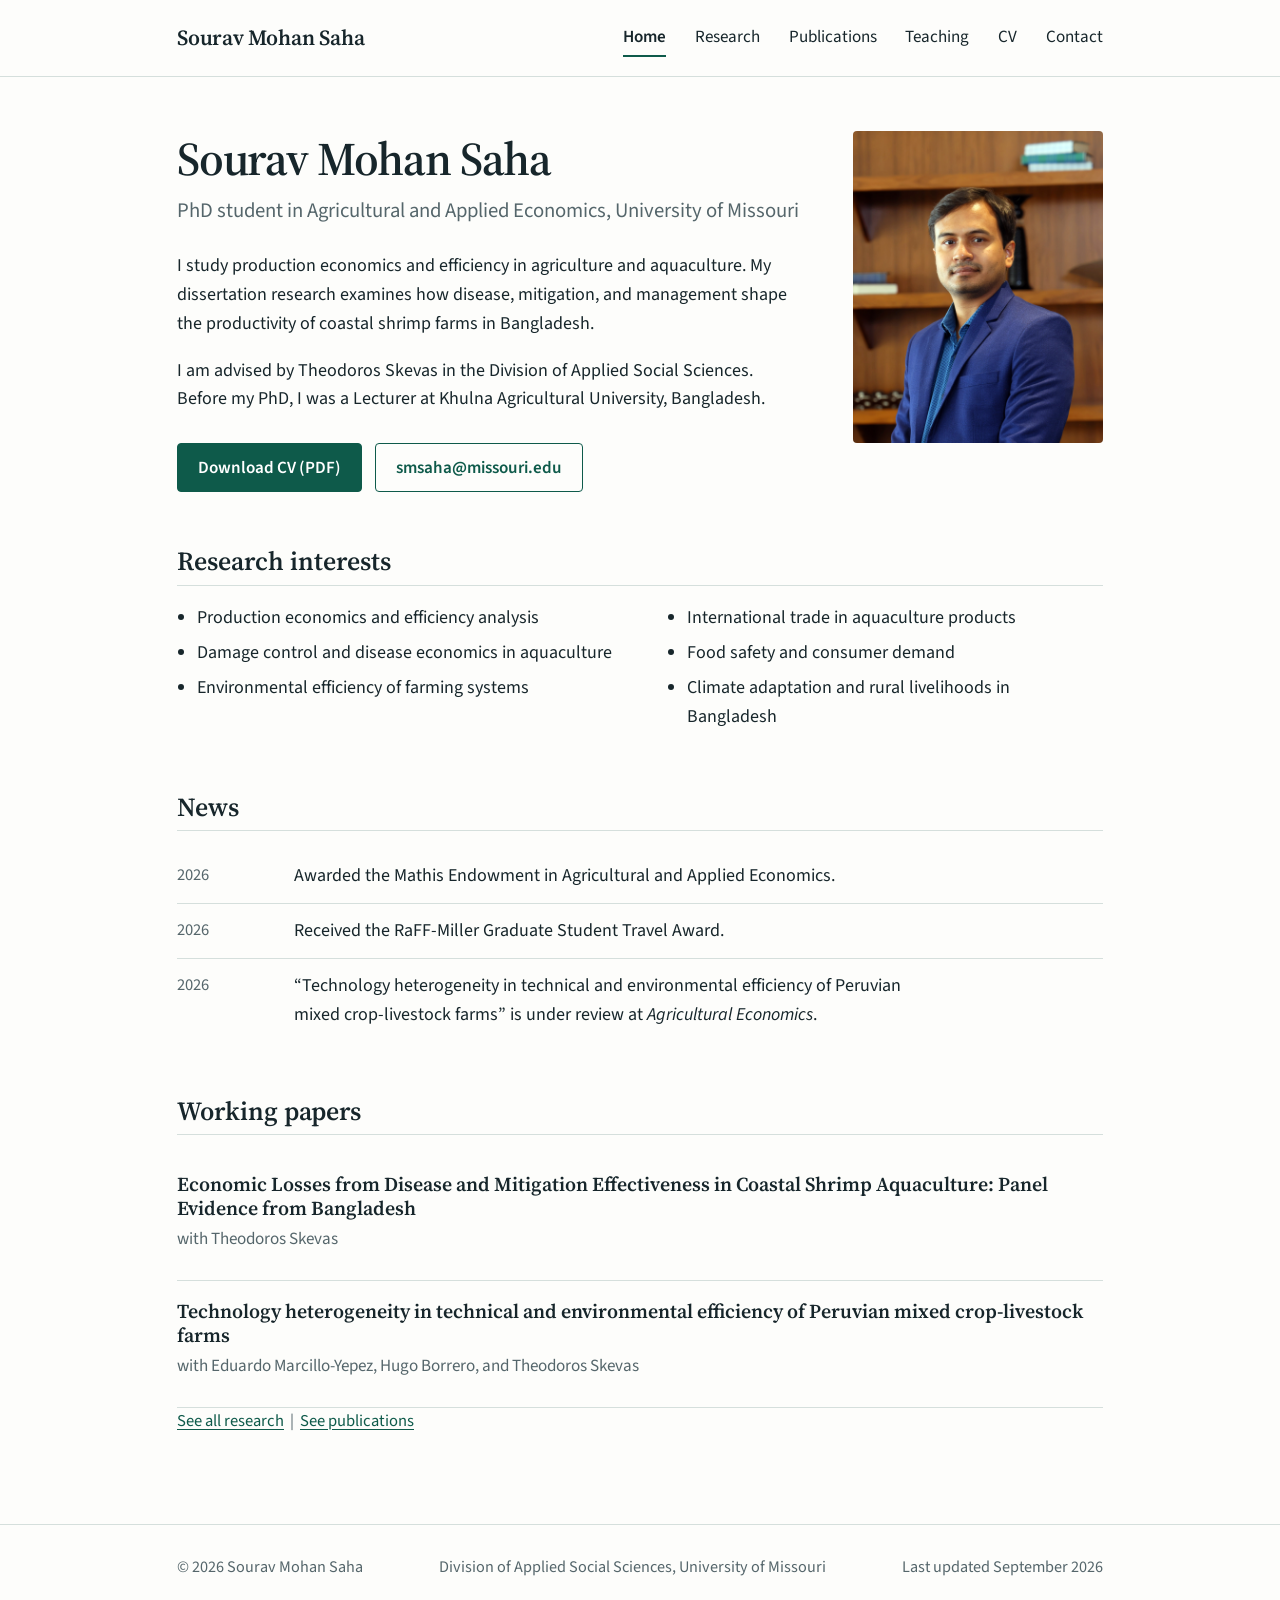
<file: index.html>
<!doctype html>
<html lang="en">
<head>
<meta charset="utf-8">
<meta name="viewport" content="width=device-width, initial-scale=1">
<title>Sourav Mohan Saha | Agricultural and Applied Economics, University of Missouri</title>
<meta name="description" content="Sourav Mohan Saha is a PhD student in Agricultural and Applied Economics at the University of Missouri studying production economics, efficiency, and aquaculture.">
<meta name="author" content="Sourav Mohan Saha">
<meta property="og:type" content="website">
<meta property="og:title" content="Sourav Mohan Saha | Agricultural and Applied Economics, University of Missouri">
<meta property="og:description" content="Sourav Mohan Saha is a PhD student in Agricultural and Applied Economics at the University of Missouri studying production economics, efficiency, and aquaculture.">
<meta property="og:url" content="https://YOUR-USERNAME.github.io/">
<link rel="icon" href="data:image/svg+xml,%3Csvg xmlns='http://www.w3.org/2000/svg' viewBox='0 0 64 64'%3E%3Crect width='64' height='64' rx='8' fill='%230e5a4a'/%3E%3Ctext x='32' y='44' font-size='34' text-anchor='middle' fill='white' font-family='Georgia,serif'%3ES%3C/text%3E%3C/svg%3E">
<link rel="preconnect" href="https://fonts.googleapis.com">
<link rel="preconnect" href="https://fonts.gstatic.com" crossorigin>
<link rel="stylesheet" href="https://fonts.googleapis.com/css2?family=Source+Sans+3:wght@400;600&amp;family=Source+Serif+4:ital,wght@0,400;0,600;1,400&amp;display=swap">
<link rel="stylesheet" href="assets/css/style.css">
<script type="application/ld+json">
{
  "@context": "https://schema.org",
  "@type": "Person",
  "name": "Sourav Mohan Saha",
  "jobTitle": "PhD Student in Agricultural and Applied Economics",
  "affiliation": { "@type": "CollegeOrUniversity", "name": "University of Missouri" },
  "url": "https://YOUR-USERNAME.github.io/",
  "email": "mailto:smsaha@missouri.edu",
  "knowsAbout": ["Production economics", "Efficiency analysis", "Aquaculture economics", "Agricultural economics"]
}
</script>
</head>
<body>
<a class="skip" href="#main">Skip to content</a>
<header class="site-header">
  <div class="wrap">
    <a class="brand" href="index.html">Sourav Mohan Saha</a>
    <button class="nav-toggle" id="nav-toggle" aria-expanded="false" aria-controls="site-nav">Menu</button>
    <nav class="nav" id="site-nav" aria-label="Main"><ul><li><a href="index.html" aria-current="page">Home</a></li><li><a href="research.html">Research</a></li><li><a href="publications.html">Publications</a></li><li><a href="teaching.html">Teaching</a></li><li><a href="cv.html">CV</a></li><li><a href="contact.html">Contact</a></li></ul></nav>
  </div>
</header>
<main id="main">
  <div class="wrap">

    <section class="hero">
      <div>
        <h1>Sourav Mohan Saha</h1>
        <p class="lede">PhD student in Agricultural and Applied Economics, University of Missouri</p>
        <p>I study production economics and efficiency in agriculture and aquaculture. My dissertation research examines how disease, mitigation, and management shape the productivity of coastal shrimp farms in Bangladesh.</p>
        <p>I am advised by Theodoros Skevas in the Division of Applied Social Sciences. Before my PhD, I was a Lecturer at Khulna Agricultural University, Bangladesh.</p>
        <div class="actions">
          <a class="btn primary" href="assets/cv/Saha_CV.pdf">Download CV (PDF)</a>
          <a class="btn secondary" href="mailto:smsaha@missouri.edu">smsaha@missouri.edu</a>
        </div>
      </div>
      <div class="portrait"><img src="assets/img/profile.jpg" alt="Portrait of Sourav Mohan Saha" width="500" height="625" onerror="this.remove()"></div>
    </section>

    <h2>Research interests</h2>
    <div class="cols">
      <ul class="plain-list">
        <li>Production economics and efficiency analysis</li>
        <li>Damage control and disease economics in aquaculture</li>
        <li>Environmental efficiency of farming systems</li>
      </ul>
      <ul class="plain-list">
        <li>International trade in aquaculture products</li>
        <li>Food safety and consumer demand</li>
        <li>Climate adaptation and rural livelihoods in Bangladesh</li>
      </ul>
    </div>

    <h2>News</h2>
    <ul class="dated">
      <li><span class="when">2026</span><div class="what"><p>Awarded the Mathis Endowment in Agricultural and Applied Economics.</p></div></li>
      <li><span class="when">2026</span><div class="what"><p>Received the RaFF-Miller Graduate Student Travel Award.</p></div></li>
      <li><span class="when">2026</span><div class="what"><p>&ldquo;Technology heterogeneity in technical and environmental efficiency of Peruvian mixed crop-livestock farms&rdquo; is under review at <em>Agricultural Economics</em>.</p></div></li>
    </ul>

    <h2>Working papers</h2>
    <div class="entry">
      <h3>Economic Losses from Disease and Mitigation Effectiveness in Coastal Shrimp Aquaculture: Panel Evidence from Bangladesh</h3>
      <p class="meta">with Theodoros Skevas</p>
    </div>
    <div class="entry">
      <h3>Technology heterogeneity in technical and environmental efficiency of Peruvian mixed crop-livestock farms</h3>
      <p class="meta">with Eduardo Marcillo-Yepez, Hugo Borrero, and Theodoros Skevas</p>
    </div>
    <p class="note"><a href="research.html">See all research</a> &nbsp;|&nbsp; <a href="publications.html">See publications</a></p>

  </div>
</main>
<footer class="site-footer">
  <div class="wrap">
    <span>&copy; 2026 Sourav Mohan Saha</span>
    <span>Division of Applied Social Sciences, University of Missouri</span>
    <span>Last updated September 2026</span>
  </div>
</footer>
<script src="assets/js/main.js"></script>
</body>
</html>
</file>
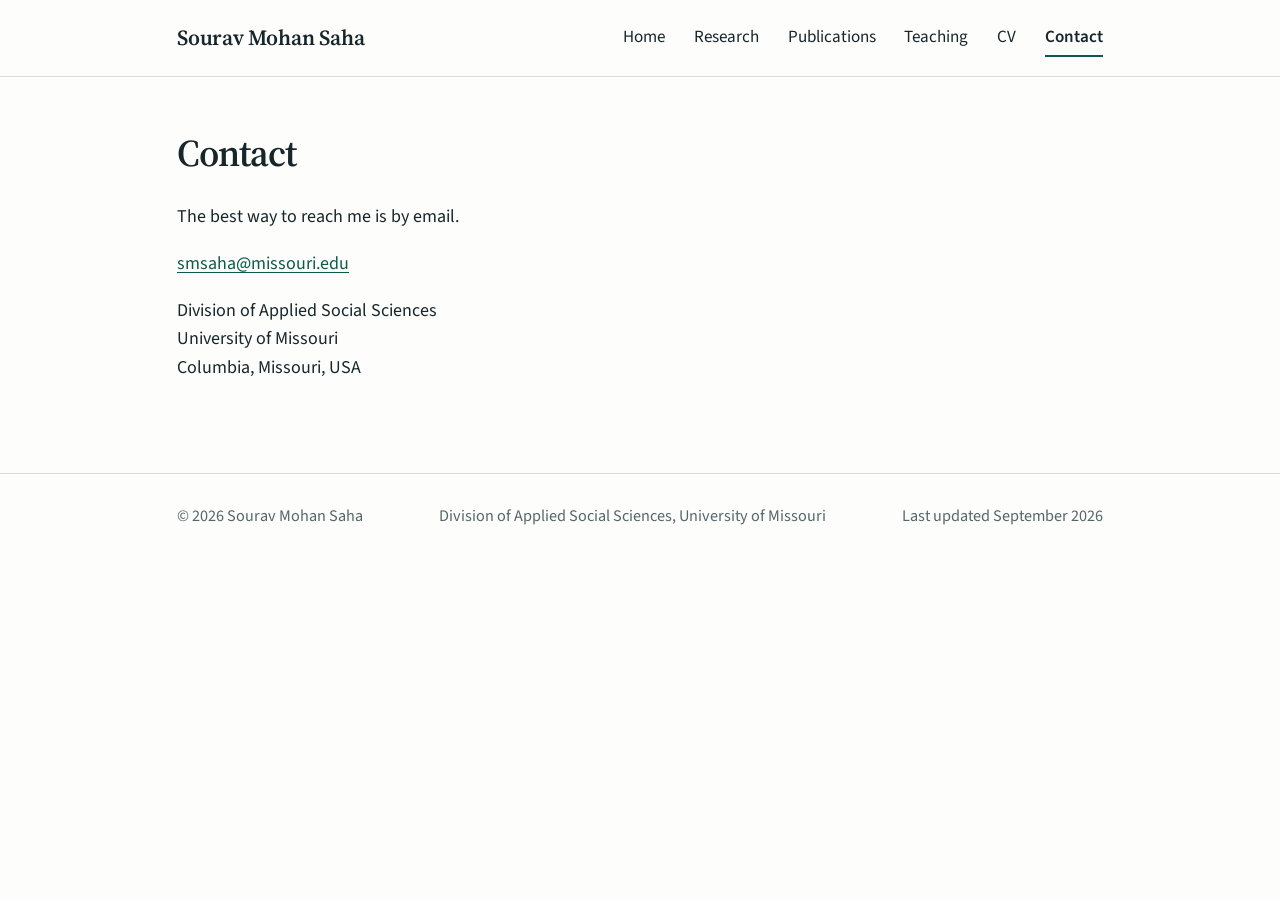
<file: contact.html>
<!doctype html>
<html lang="en">
<head>
<meta charset="utf-8">
<meta name="viewport" content="width=device-width, initial-scale=1">
<title>Contact | Sourav Mohan Saha</title>
<meta name="description" content="Contact Sourav Mohan Saha, PhD student in Agricultural and Applied Economics at the University of Missouri.">
<meta name="author" content="Sourav Mohan Saha">
<meta property="og:type" content="website">
<meta property="og:title" content="Contact | Sourav Mohan Saha">
<meta property="og:description" content="Contact Sourav Mohan Saha, PhD student in Agricultural and Applied Economics at the University of Missouri.">
<meta property="og:url" content="https://YOUR-SITE-ADDRESS/contact.html">
<link rel="icon" href="data:image/svg+xml,%3Csvg xmlns='http://www.w3.org/2000/svg' viewBox='0 0 64 64'%3E%3Crect width='64' height='64' rx='8' fill='%230e5a4a'/%3E%3Ctext x='32' y='44' font-size='34' text-anchor='middle' fill='white' font-family='Georgia,serif'%3ES%3C/text%3E%3C/svg%3E">
<link rel="preconnect" href="https://fonts.googleapis.com">
<link rel="preconnect" href="https://fonts.gstatic.com" crossorigin>
<link rel="stylesheet" href="https://fonts.googleapis.com/css2?family=Source+Sans+3:wght@400;600&amp;family=Source+Serif+4:ital,wght@0,400;0,600;1,400&amp;display=swap">
<link rel="stylesheet" href="assets/css/style.css">
</head>
<body>
<a class="skip" href="#main">Skip to content</a>
<header class="site-header">
  <div class="wrap">
    <a class="brand" href="index.html">Sourav Mohan Saha</a>
    <button class="nav-toggle" id="nav-toggle" aria-expanded="false" aria-controls="site-nav">Menu</button>
    <nav class="nav" id="site-nav" aria-label="Main"><ul><li><a href="index.html">Home</a></li><li><a href="research.html">Research</a></li><li><a href="publications.html">Publications</a></li><li><a href="teaching.html">Teaching</a></li><li><a href="cv.html">CV</a></li><li><a href="contact.html" aria-current="page">Contact</a></li></ul></nav>
  </div>
</header>
<main id="main">
  <div class="wrap">

    <h1 class="page-title">Contact</h1>
    <p>The best way to reach me is by email.</p>
    <p><a href="mailto:smsaha@missouri.edu">smsaha@missouri.edu</a></p>
    <p>Division of Applied Social Sciences<br>University of Missouri<br>Columbia, Missouri, USA</p>
    <!-- ADD YOUR PROFILE LINKS HERE when you have them. Copy one line per profile:
    <p><a href="PASTE-YOUR-GOOGLE-SCHOLAR-URL">Google Scholar</a></p>
    <p><a href="PASTE-YOUR-ORCID-URL">ORCID</a></p>
    <p><a href="PASTE-YOUR-LINKEDIN-URL">LinkedIn</a></p>
    -->

  </div>
</main>
<footer class="site-footer">
  <div class="wrap">
    <span>&copy; 2026 Sourav Mohan Saha</span>
    <span>Division of Applied Social Sciences, University of Missouri</span>
    <span>Last updated September 2026</span>
  </div>
</footer>
<script src="assets/js/main.js"></script>
</body>
</html>
</file>
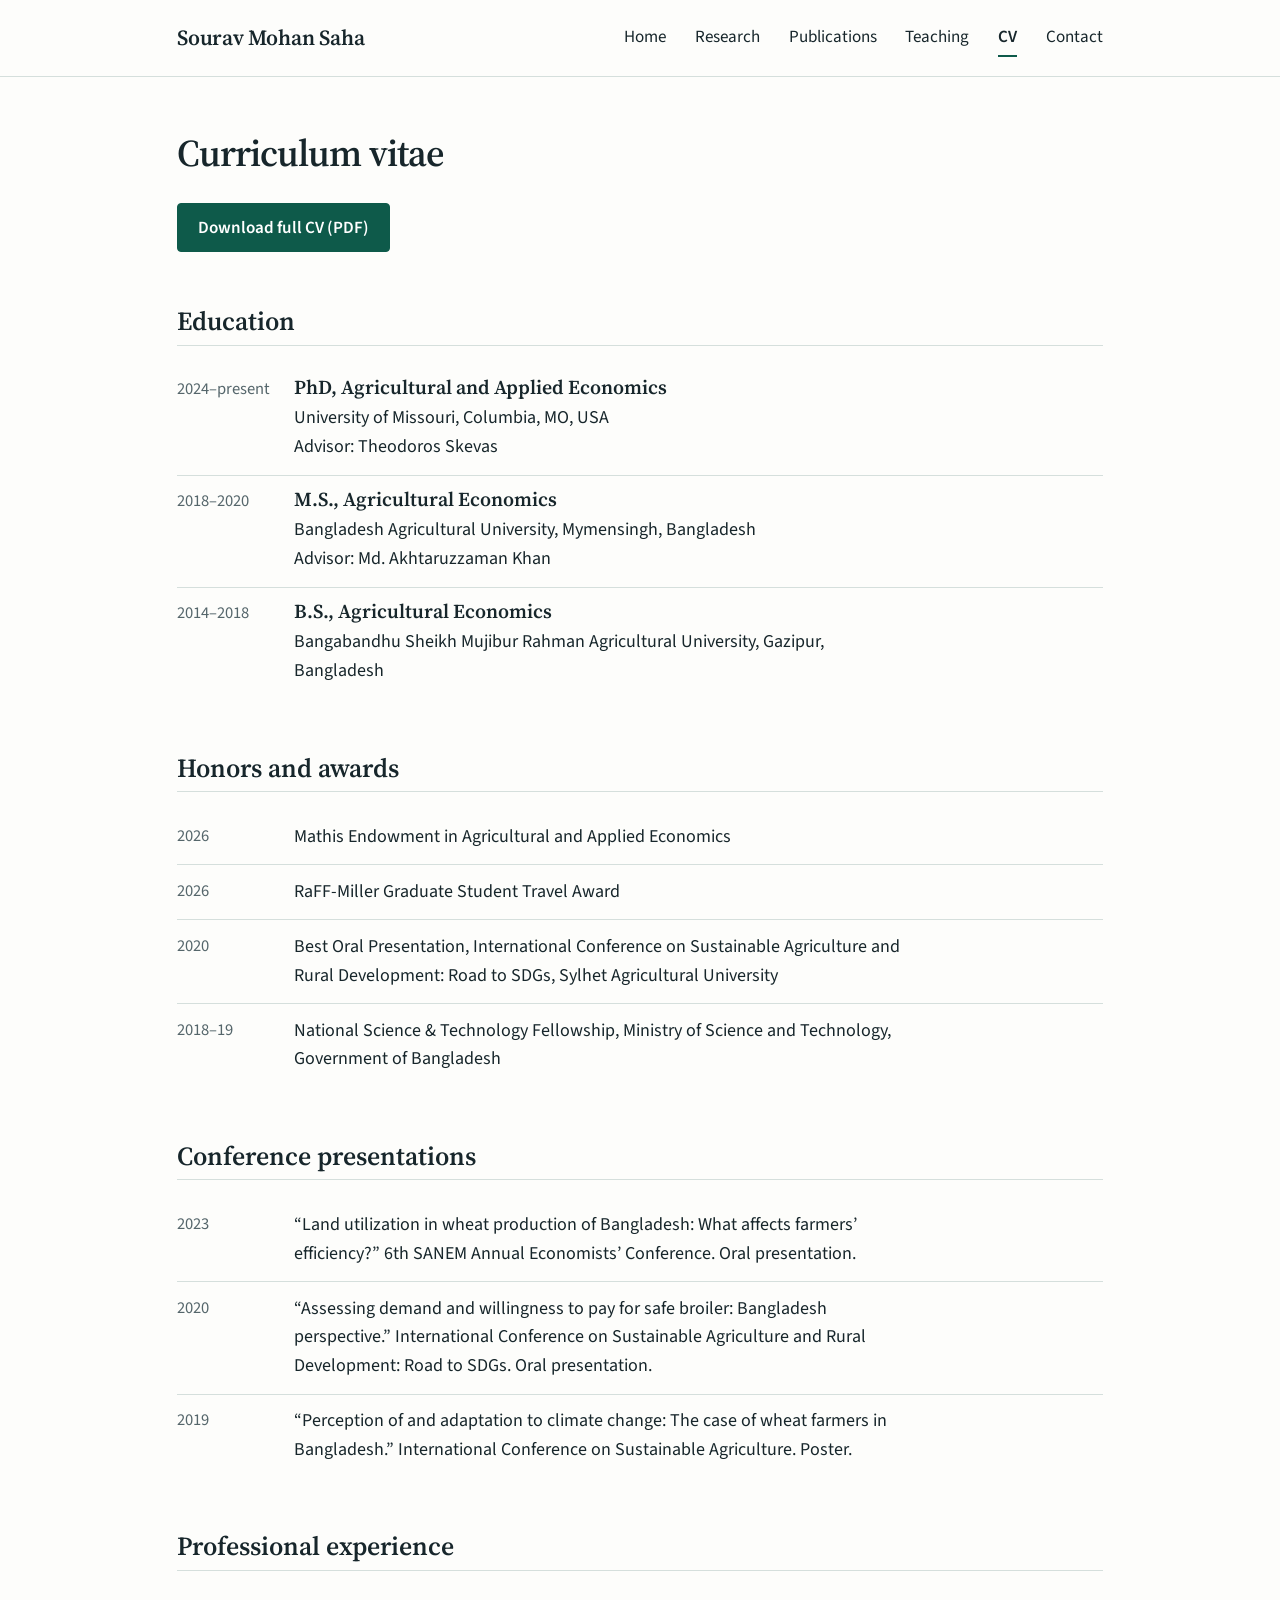
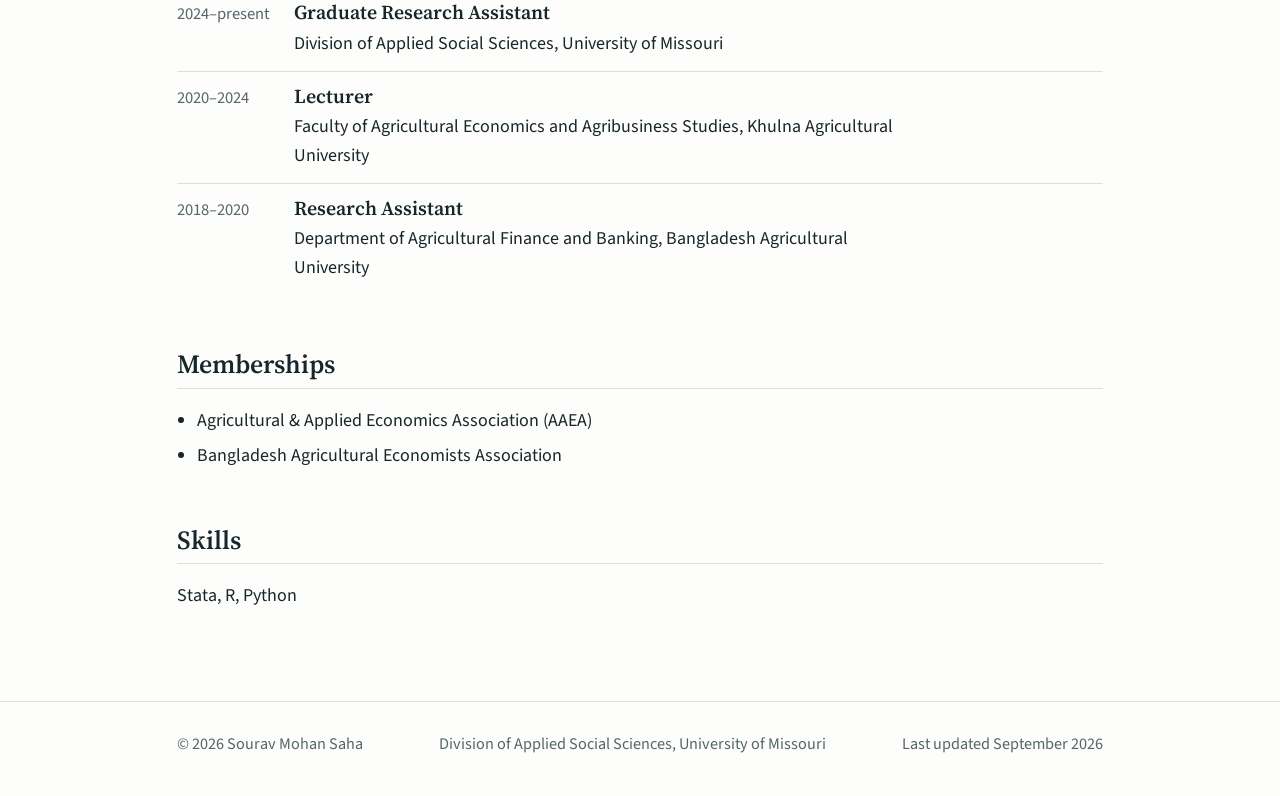
<file: cv.html>
<!doctype html>
<html lang="en">
<head>
<meta charset="utf-8">
<meta name="viewport" content="width=device-width, initial-scale=1">
<title>CV | Sourav Mohan Saha</title>
<meta name="description" content="Curriculum vitae of Sourav Mohan Saha: education, awards, conference presentations, and professional experience in agricultural economics.">
<meta name="author" content="Sourav Mohan Saha">
<meta property="og:type" content="website">
<meta property="og:title" content="CV | Sourav Mohan Saha">
<meta property="og:description" content="Curriculum vitae of Sourav Mohan Saha: education, awards, conference presentations, and professional experience in agricultural economics.">
<meta property="og:url" content="https://YOUR-SITE-ADDRESS/cv.html">
<link rel="icon" href="data:image/svg+xml,%3Csvg xmlns='http://www.w3.org/2000/svg' viewBox='0 0 64 64'%3E%3Crect width='64' height='64' rx='8' fill='%230e5a4a'/%3E%3Ctext x='32' y='44' font-size='34' text-anchor='middle' fill='white' font-family='Georgia,serif'%3ES%3C/text%3E%3C/svg%3E">
<link rel="preconnect" href="https://fonts.googleapis.com">
<link rel="preconnect" href="https://fonts.gstatic.com" crossorigin>
<link rel="stylesheet" href="https://fonts.googleapis.com/css2?family=Source+Sans+3:wght@400;600&amp;family=Source+Serif+4:ital,wght@0,400;0,600;1,400&amp;display=swap">
<link rel="stylesheet" href="assets/css/style.css">
</head>
<body>
<a class="skip" href="#main">Skip to content</a>
<header class="site-header">
  <div class="wrap">
    <a class="brand" href="index.html">Sourav Mohan Saha</a>
    <button class="nav-toggle" id="nav-toggle" aria-expanded="false" aria-controls="site-nav">Menu</button>
    <nav class="nav" id="site-nav" aria-label="Main"><ul><li><a href="index.html">Home</a></li><li><a href="research.html">Research</a></li><li><a href="publications.html">Publications</a></li><li><a href="teaching.html">Teaching</a></li><li><a href="cv.html" aria-current="page">CV</a></li><li><a href="contact.html">Contact</a></li></ul></nav>
  </div>
</header>
<main id="main">
  <div class="wrap">

    <h1 class="page-title">Curriculum vitae</h1>
    <div class="actions" style="margin-top:0"><a class="btn primary" href="assets/cv/Saha_CV.pdf">Download full CV (PDF)</a></div>

    <h2>Education</h2>
    <ul class="dated">
      <li><span class="when">2024&ndash;present</span><div class="what"><h3>PhD, Agricultural and Applied Economics</h3><p>University of Missouri, Columbia, MO, USA<br>Advisor: Theodoros Skevas</p></div></li>
      <li><span class="when">2018&ndash;2020</span><div class="what"><h3>M.S., Agricultural Economics</h3><p>Bangladesh Agricultural University, Mymensingh, Bangladesh<br>Advisor: Md. Akhtaruzzaman Khan</p></div></li>
      <li><span class="when">2014&ndash;2018</span><div class="what"><h3>B.S., Agricultural Economics</h3><p>Bangabandhu Sheikh Mujibur Rahman Agricultural University, Gazipur, Bangladesh</p></div></li>
    </ul>

    <h2>Honors and awards</h2>
    <ul class="dated">
      <li><span class="when">2026</span><div class="what"><p>Mathis Endowment in Agricultural and Applied Economics</p></div></li>
      <li><span class="when">2026</span><div class="what"><p>RaFF-Miller Graduate Student Travel Award</p></div></li>
      <li><span class="when">2020</span><div class="what"><p>Best Oral Presentation, International Conference on Sustainable Agriculture and Rural Development: Road to SDGs, Sylhet Agricultural University</p></div></li>
      <li><span class="when">2018&ndash;19</span><div class="what"><p>National Science &amp; Technology Fellowship, Ministry of Science and Technology, Government of Bangladesh</p></div></li>
    </ul>

    <h2>Conference presentations</h2>
    <ul class="dated">
      <li><span class="when">2023</span><div class="what"><p>&ldquo;Land utilization in wheat production of Bangladesh: What affects farmers&rsquo; efficiency?&rdquo; 6th SANEM Annual Economists&rsquo; Conference. Oral presentation.</p></div></li>
      <li><span class="when">2020</span><div class="what"><p>&ldquo;Assessing demand and willingness to pay for safe broiler: Bangladesh perspective.&rdquo; International Conference on Sustainable Agriculture and Rural Development: Road to SDGs. Oral presentation.</p></div></li>
      <li><span class="when">2019</span><div class="what"><p>&ldquo;Perception of and adaptation to climate change: The case of wheat farmers in Bangladesh.&rdquo; International Conference on Sustainable Agriculture. Poster.</p></div></li>
    </ul>

    <h2>Professional experience</h2>
    <ul class="dated">
      <li><span class="when">2024&ndash;present</span><div class="what"><h3>Graduate Research Assistant</h3><p>Division of Applied Social Sciences, University of Missouri</p></div></li>
      <li><span class="when">2020&ndash;2024</span><div class="what"><h3>Lecturer</h3><p>Faculty of Agricultural Economics and Agribusiness Studies, Khulna Agricultural University</p></div></li>
      <li><span class="when">2018&ndash;2020</span><div class="what"><h3>Research Assistant</h3><p>Department of Agricultural Finance and Banking, Bangladesh Agricultural University</p></div></li>
    </ul>

    <h2>Memberships</h2>
    <ul class="plain-list">
      <li>Agricultural &amp; Applied Economics Association (AAEA)</li>
      <li>Bangladesh Agricultural Economists Association</li>
    </ul>
    <h2>Skills</h2>
    <p>Stata, R, Python</p>

  </div>
</main>
<footer class="site-footer">
  <div class="wrap">
    <span>&copy; 2026 Sourav Mohan Saha</span>
    <span>Division of Applied Social Sciences, University of Missouri</span>
    <span>Last updated September 2026</span>
  </div>
</footer>
<script src="assets/js/main.js"></script>
</body>
</html>
</file>
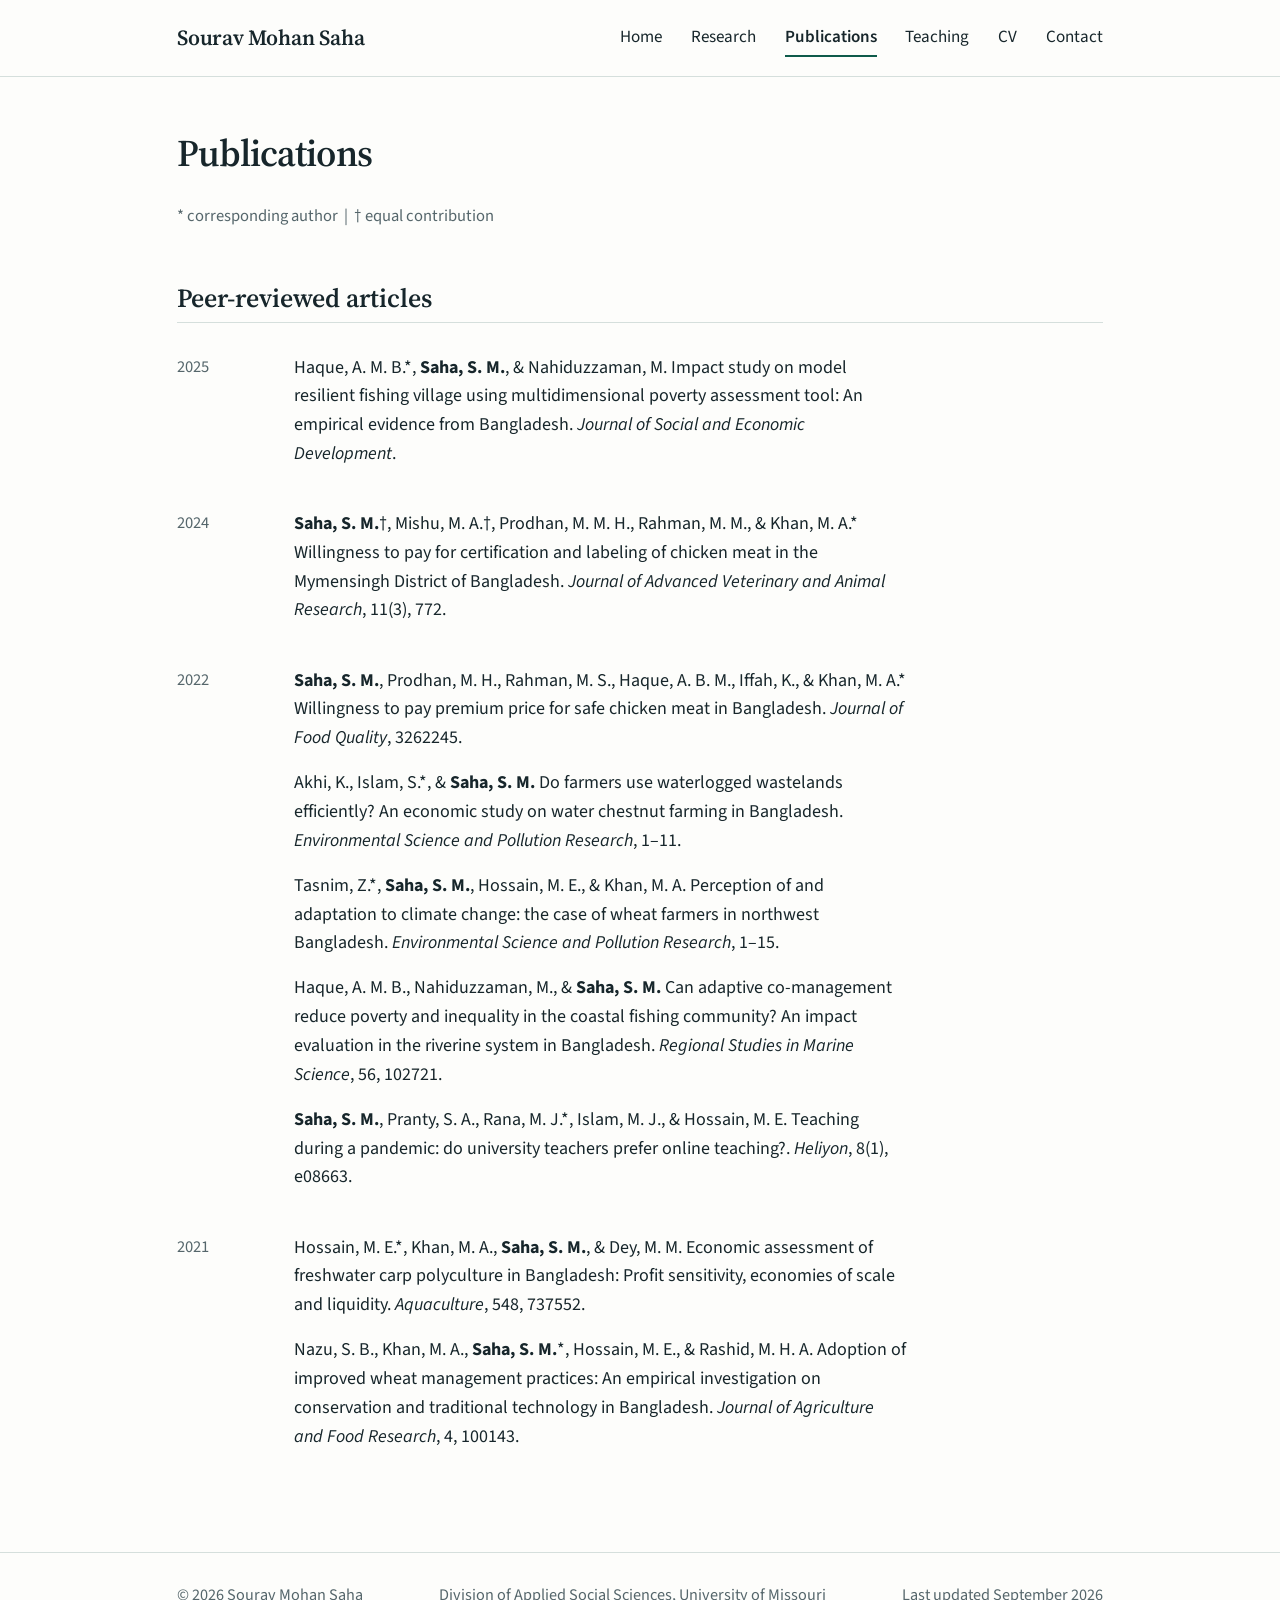
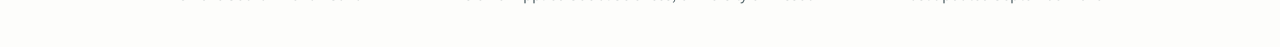
<file: publications.html>
<!doctype html>
<html lang="en">
<head>
<meta charset="utf-8">
<meta name="viewport" content="width=device-width, initial-scale=1">
<title>Publications | Sourav Mohan Saha</title>
<meta name="description" content="Peer-reviewed publications by Sourav Mohan Saha in agricultural economics, aquaculture, food safety, and climate adaptation.">
<meta name="author" content="Sourav Mohan Saha">
<meta property="og:type" content="website">
<meta property="og:title" content="Publications | Sourav Mohan Saha">
<meta property="og:description" content="Peer-reviewed publications by Sourav Mohan Saha in agricultural economics, aquaculture, food safety, and climate adaptation.">
<meta property="og:url" content="https://YOUR-SITE-ADDRESS/publications.html">
<link rel="icon" href="data:image/svg+xml,%3Csvg xmlns='http://www.w3.org/2000/svg' viewBox='0 0 64 64'%3E%3Crect width='64' height='64' rx='8' fill='%230e5a4a'/%3E%3Ctext x='32' y='44' font-size='34' text-anchor='middle' fill='white' font-family='Georgia,serif'%3ES%3C/text%3E%3C/svg%3E">
<link rel="preconnect" href="https://fonts.googleapis.com">
<link rel="preconnect" href="https://fonts.gstatic.com" crossorigin>
<link rel="stylesheet" href="https://fonts.googleapis.com/css2?family=Source+Sans+3:wght@400;600&amp;family=Source+Serif+4:ital,wght@0,400;0,600;1,400&amp;display=swap">
<link rel="stylesheet" href="assets/css/style.css">
</head>
<body>
<a class="skip" href="#main">Skip to content</a>
<header class="site-header">
  <div class="wrap">
    <a class="brand" href="index.html">Sourav Mohan Saha</a>
    <button class="nav-toggle" id="nav-toggle" aria-expanded="false" aria-controls="site-nav">Menu</button>
    <nav class="nav" id="site-nav" aria-label="Main"><ul><li><a href="index.html">Home</a></li><li><a href="research.html">Research</a></li><li><a href="publications.html" aria-current="page">Publications</a></li><li><a href="teaching.html">Teaching</a></li><li><a href="cv.html">CV</a></li><li><a href="contact.html">Contact</a></li></ul></nav>
  </div>
</header>
<main id="main">
  <div class="wrap">

    <h1 class="page-title">Publications</h1>
    <p class="note">* corresponding author &nbsp;|&nbsp; &dagger; equal contribution</p>
    <h2>Peer-reviewed articles</h2>
    <ul class="dated"><li><span class="when">2025</span><div class="what"><ul style="list-style:none;margin:0;padding:0">
<li style="margin-bottom:.9rem"><p class="pub">Haque, A. M. B.*, <strong>Saha, S. M.</strong>, &amp; Nahiduzzaman, M. Impact study on model resilient fishing village using multidimensional poverty assessment tool: An empirical evidence from Bangladesh. <em>Journal of Social and Economic Development</em>.</p></li>
    </ul></div></li></ul>
    <ul class="dated"><li><span class="when">2024</span><div class="what"><ul style="list-style:none;margin:0;padding:0">
<li style="margin-bottom:.9rem"><p class="pub"><strong>Saha, S. M.</strong>&dagger;, Mishu, M. A.&dagger;, Prodhan, M. M. H., Rahman, M. M., &amp; Khan, M. A.* Willingness to pay for certification and labeling of chicken meat in the Mymensingh District of Bangladesh. <em>Journal of Advanced Veterinary and Animal Research</em>, 11(3), 772.</p></li>
    </ul></div></li></ul>
    <ul class="dated"><li><span class="when">2022</span><div class="what"><ul style="list-style:none;margin:0;padding:0">
<li style="margin-bottom:.9rem"><p class="pub"><strong>Saha, S. M.</strong>, Prodhan, M. H., Rahman, M. S., Haque, A. B. M., Iffah, K., &amp; Khan, M. A.* Willingness to pay premium price for safe chicken meat in Bangladesh. <em>Journal of Food Quality</em>, 3262245.</p></li>
<li style="margin-bottom:.9rem"><p class="pub">Akhi, K., Islam, S.*, &amp; <strong>Saha, S. M.</strong> Do farmers use waterlogged wastelands efficiently? An economic study on water chestnut farming in Bangladesh. <em>Environmental Science and Pollution Research</em>, 1&ndash;11.</p></li>
<li style="margin-bottom:.9rem"><p class="pub">Tasnim, Z.*, <strong>Saha, S. M.</strong>, Hossain, M. E., &amp; Khan, M. A. Perception of and adaptation to climate change: the case of wheat farmers in northwest Bangladesh. <em>Environmental Science and Pollution Research</em>, 1&ndash;15.</p></li>
<li style="margin-bottom:.9rem"><p class="pub">Haque, A. M. B., Nahiduzzaman, M., &amp; <strong>Saha, S. M.</strong> Can adaptive co-management reduce poverty and inequality in the coastal fishing community? An impact evaluation in the riverine system in Bangladesh. <em>Regional Studies in Marine Science</em>, 56, 102721.</p></li>
<li style="margin-bottom:.9rem"><p class="pub"><strong>Saha, S. M.</strong>, Pranty, S. A., Rana, M. J.*, Islam, M. J., &amp; Hossain, M. E. Teaching during a pandemic: do university teachers prefer online teaching?. <em>Heliyon</em>, 8(1), e08663.</p></li>
    </ul></div></li></ul>
    <ul class="dated"><li><span class="when">2021</span><div class="what"><ul style="list-style:none;margin:0;padding:0">
<li style="margin-bottom:.9rem"><p class="pub">Hossain, M. E.*, Khan, M. A., <strong>Saha, S. M.</strong>, &amp; Dey, M. M. Economic assessment of freshwater carp polyculture in Bangladesh: Profit sensitivity, economies of scale and liquidity. <em>Aquaculture</em>, 548, 737552.</p></li>
<li style="margin-bottom:.9rem"><p class="pub">Nazu, S. B., Khan, M. A., <strong>Saha, S. M.</strong>*, Hossain, M. E., &amp; Rashid, M. H. A. Adoption of improved wheat management practices: An empirical investigation on conservation and traditional technology in Bangladesh. <em>Journal of Agriculture and Food Research</em>, 4, 100143.</p></li>
    </ul></div></li></ul>

  </div>
</main>
<footer class="site-footer">
  <div class="wrap">
    <span>&copy; 2026 Sourav Mohan Saha</span>
    <span>Division of Applied Social Sciences, University of Missouri</span>
    <span>Last updated September 2026</span>
  </div>
</footer>
<script src="assets/js/main.js"></script>
</body>
</html>
</file>
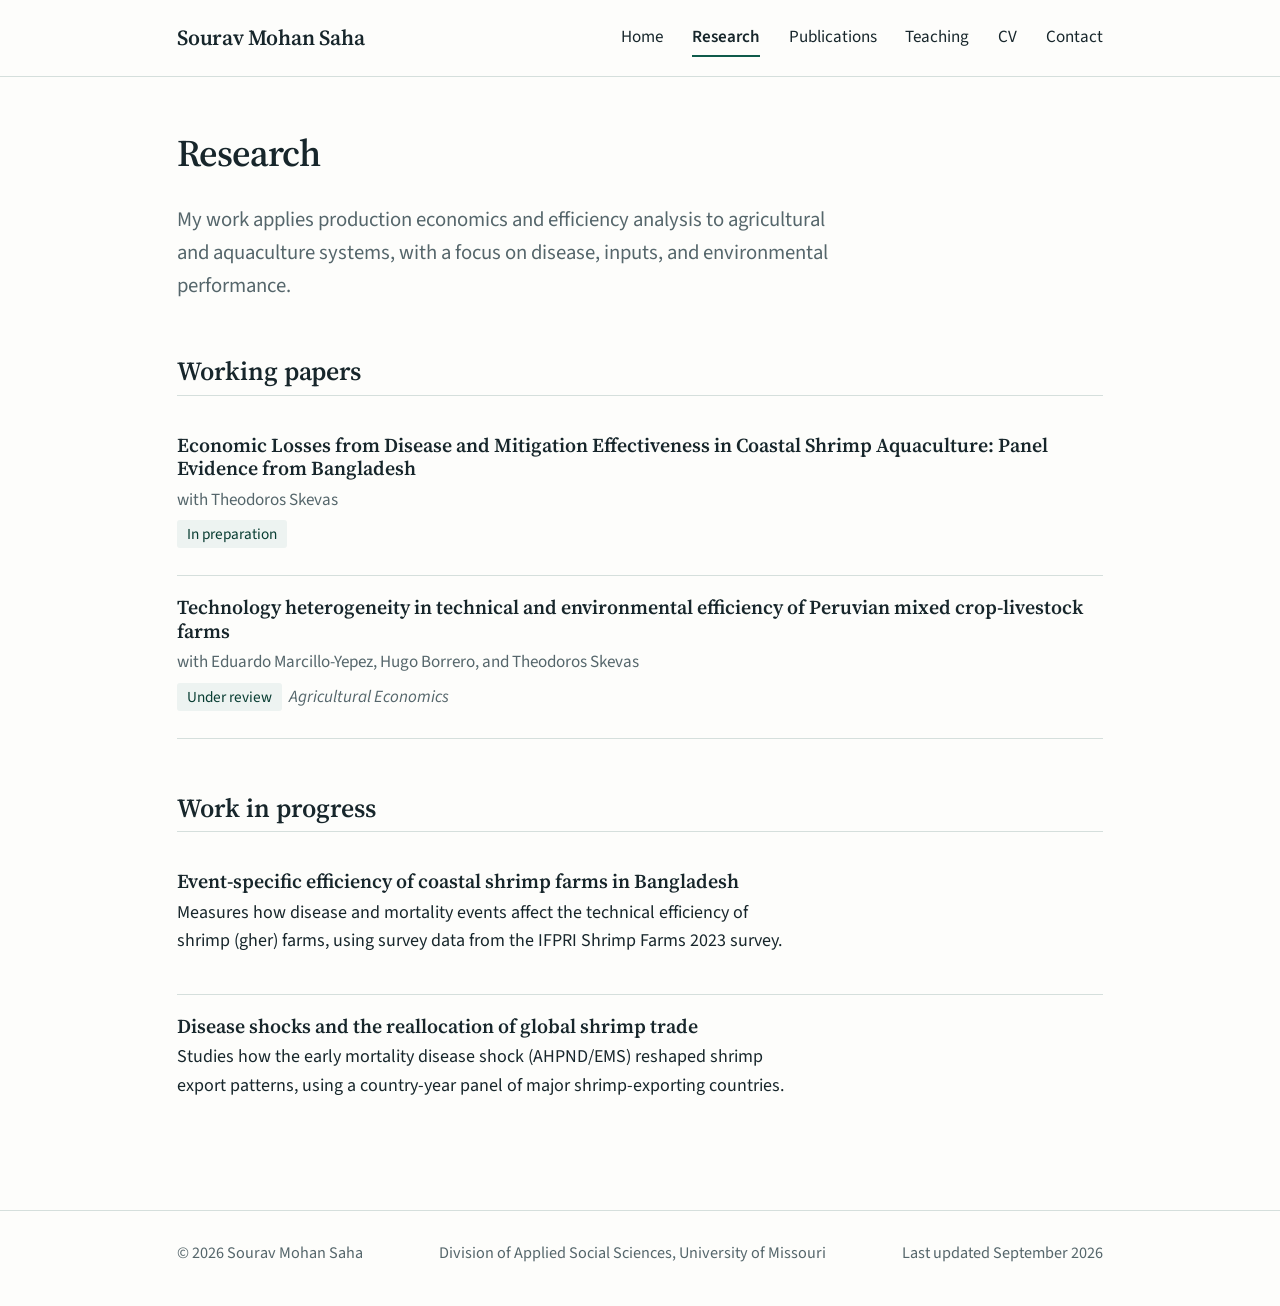
<file: research.html>
<!doctype html>
<html lang="en">
<head>
<meta charset="utf-8">
<meta name="viewport" content="width=device-width, initial-scale=1">
<title>Research | Sourav Mohan Saha</title>
<meta name="description" content="Research by Sourav Mohan Saha on production economics, efficiency analysis, disease losses, and aquaculture in Bangladesh.">
<meta name="author" content="Sourav Mohan Saha">
<meta property="og:type" content="website">
<meta property="og:title" content="Research | Sourav Mohan Saha">
<meta property="og:description" content="Research by Sourav Mohan Saha on production economics, efficiency analysis, disease losses, and aquaculture in Bangladesh.">
<meta property="og:url" content="https://YOUR-SITE-ADDRESS/research.html">
<link rel="icon" href="data:image/svg+xml,%3Csvg xmlns='http://www.w3.org/2000/svg' viewBox='0 0 64 64'%3E%3Crect width='64' height='64' rx='8' fill='%230e5a4a'/%3E%3Ctext x='32' y='44' font-size='34' text-anchor='middle' fill='white' font-family='Georgia,serif'%3ES%3C/text%3E%3C/svg%3E">
<link rel="preconnect" href="https://fonts.googleapis.com">
<link rel="preconnect" href="https://fonts.gstatic.com" crossorigin>
<link rel="stylesheet" href="https://fonts.googleapis.com/css2?family=Source+Sans+3:wght@400;600&amp;family=Source+Serif+4:ital,wght@0,400;0,600;1,400&amp;display=swap">
<link rel="stylesheet" href="assets/css/style.css">
</head>
<body>
<a class="skip" href="#main">Skip to content</a>
<header class="site-header">
  <div class="wrap">
    <a class="brand" href="index.html">Sourav Mohan Saha</a>
    <button class="nav-toggle" id="nav-toggle" aria-expanded="false" aria-controls="site-nav">Menu</button>
    <nav class="nav" id="site-nav" aria-label="Main"><ul><li><a href="index.html">Home</a></li><li><a href="research.html" aria-current="page">Research</a></li><li><a href="publications.html">Publications</a></li><li><a href="teaching.html">Teaching</a></li><li><a href="cv.html">CV</a></li><li><a href="contact.html">Contact</a></li></ul></nav>
  </div>
</header>
<main id="main">
  <div class="wrap">

    <h1 class="page-title">Research</h1>
    <p class="lede">My work applies production economics and efficiency analysis to agricultural and aquaculture systems, with a focus on disease, inputs, and environmental performance.</p>

    <h2>Working papers</h2>
    <div class="entry">
      <h3>Economic Losses from Disease and Mitigation Effectiveness in Coastal Shrimp Aquaculture: Panel Evidence from Bangladesh</h3>
      <p class="meta">with Theodoros Skevas</p>
      <p class="meta"><span class="status">In preparation</span></p>
    </div>
    <div class="entry">
      <h3>Technology heterogeneity in technical and environmental efficiency of Peruvian mixed crop-livestock farms</h3>
      <p class="meta">with Eduardo Marcillo-Yepez, Hugo Borrero, and Theodoros Skevas</p>
      <p class="meta"><span class="status">Under review</span><em>Agricultural Economics</em></p>
    </div>

    <h2>Work in progress</h2>
    <div class="entry">
      <h3>Event-specific efficiency of coastal shrimp farms in Bangladesh</h3>
      <p>Measures how disease and mortality events affect the technical efficiency of shrimp (gher) farms, using survey data from the IFPRI Shrimp Farms 2023 survey.</p>
    </div>
    <div class="entry">
      <h3>Disease shocks and the reallocation of global shrimp trade</h3>
      <p>Studies how the early mortality disease shock (AHPND/EMS) reshaped shrimp export patterns, using a country-year panel of major shrimp-exporting countries.</p>
    </div>

  </div>
</main>
<footer class="site-footer">
  <div class="wrap">
    <span>&copy; 2026 Sourav Mohan Saha</span>
    <span>Division of Applied Social Sciences, University of Missouri</span>
    <span>Last updated September 2026</span>
  </div>
</footer>
<script src="assets/js/main.js"></script>
</body>
</html>
</file>
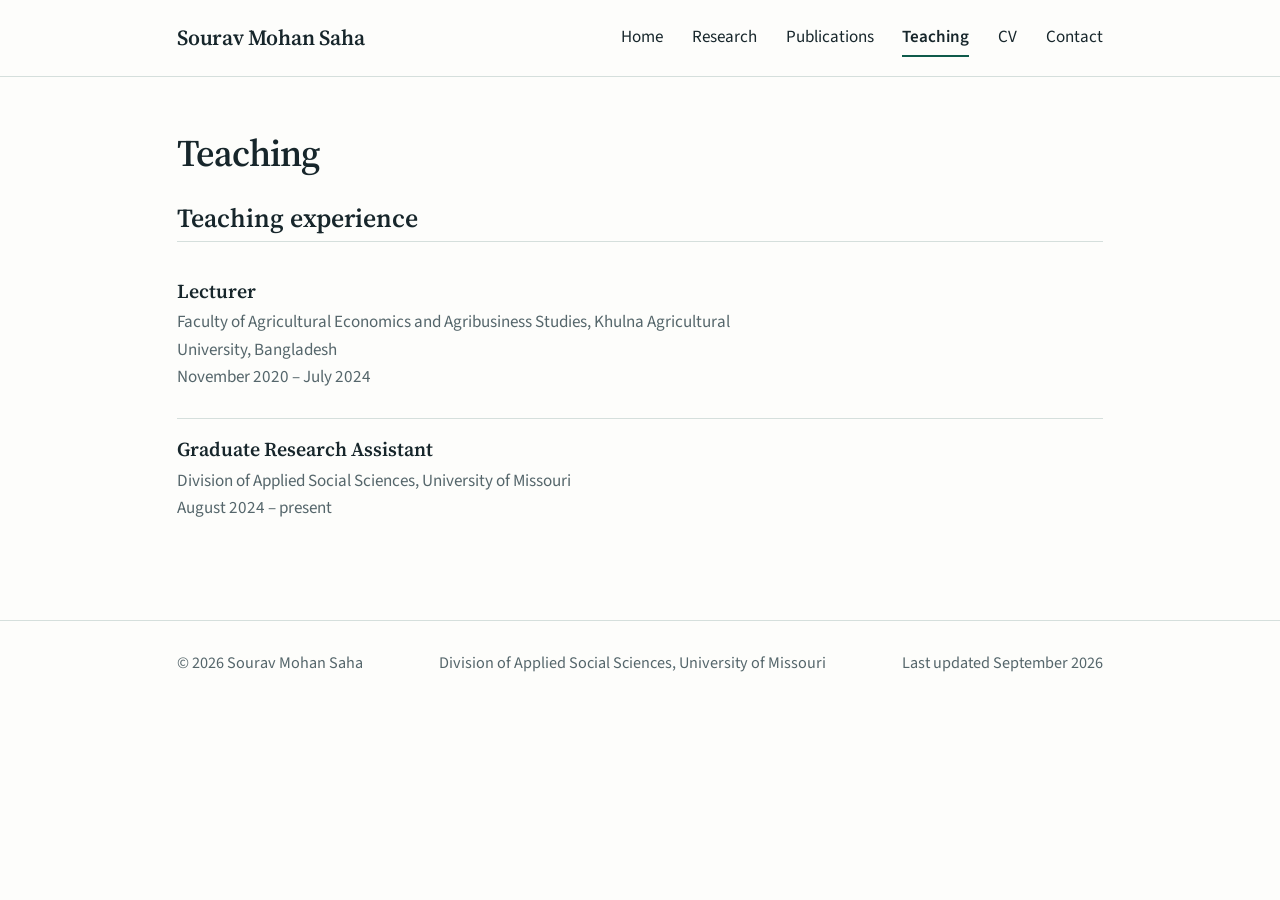
<file: teaching.html>
<!doctype html>
<html lang="en">
<head>
<meta charset="utf-8">
<meta name="viewport" content="width=device-width, initial-scale=1">
<title>Teaching | Sourav Mohan Saha</title>
<meta name="description" content="Teaching experience of Sourav Mohan Saha in agricultural economics at Khulna Agricultural University and the University of Missouri.">
<meta name="author" content="Sourav Mohan Saha">
<meta property="og:type" content="website">
<meta property="og:title" content="Teaching | Sourav Mohan Saha">
<meta property="og:description" content="Teaching experience of Sourav Mohan Saha in agricultural economics at Khulna Agricultural University and the University of Missouri.">
<meta property="og:url" content="https://YOUR-SITE-ADDRESS/teaching.html">
<link rel="icon" href="data:image/svg+xml,%3Csvg xmlns='http://www.w3.org/2000/svg' viewBox='0 0 64 64'%3E%3Crect width='64' height='64' rx='8' fill='%230e5a4a'/%3E%3Ctext x='32' y='44' font-size='34' text-anchor='middle' fill='white' font-family='Georgia,serif'%3ES%3C/text%3E%3C/svg%3E">
<link rel="preconnect" href="https://fonts.googleapis.com">
<link rel="preconnect" href="https://fonts.gstatic.com" crossorigin>
<link rel="stylesheet" href="https://fonts.googleapis.com/css2?family=Source+Sans+3:wght@400;600&amp;family=Source+Serif+4:ital,wght@0,400;0,600;1,400&amp;display=swap">
<link rel="stylesheet" href="assets/css/style.css">
</head>
<body>
<a class="skip" href="#main">Skip to content</a>
<header class="site-header">
  <div class="wrap">
    <a class="brand" href="index.html">Sourav Mohan Saha</a>
    <button class="nav-toggle" id="nav-toggle" aria-expanded="false" aria-controls="site-nav">Menu</button>
    <nav class="nav" id="site-nav" aria-label="Main"><ul><li><a href="index.html">Home</a></li><li><a href="research.html">Research</a></li><li><a href="publications.html">Publications</a></li><li><a href="teaching.html" aria-current="page">Teaching</a></li><li><a href="cv.html">CV</a></li><li><a href="contact.html">Contact</a></li></ul></nav>
  </div>
</header>
<main id="main">
  <div class="wrap">

    <h1 class="page-title">Teaching</h1>
    <h2>Teaching experience</h2>
    <div class="entry">
      <h3>Lecturer</h3>
      <p class="meta">Faculty of Agricultural Economics and Agribusiness Studies, Khulna Agricultural University, Bangladesh<br>November 2020 &ndash; July 2024</p>
      <!-- ADD YOUR COURSES HERE. Copy this line for each course:
      <p>Course name and number, level (undergraduate), what you taught.</p>
      -->
    </div>
    <div class="entry">
      <h3>Graduate Research Assistant</h3>
      <p class="meta">Division of Applied Social Sciences, University of Missouri<br>August 2024 &ndash; present</p>
    </div>

  </div>
</main>
<footer class="site-footer">
  <div class="wrap">
    <span>&copy; 2026 Sourav Mohan Saha</span>
    <span>Division of Applied Social Sciences, University of Missouri</span>
    <span>Last updated September 2026</span>
  </div>
</footer>
<script src="assets/js/main.js"></script>
</body>
</html>
</file>
<file: assets/css/style.css>
/* ===== Design tokens: edit colors and fonts here ===== */
:root {
  --ink: #17262b;          /* main text */
  --muted: #55666b;        /* secondary text */
  --paper: #fdfdfb;        /* page background */
  --tint: #edf3f1;         /* light panels */
  --rule: #d5dfdc;         /* thin lines */
  --accent: #0e5a4a;       /* links, highlights (deep water green) */
  --accent-dark: #083d32;  /* link hover */
  --serif: "Source Serif 4", Georgia, "Times New Roman", serif;
  --sans: "Source Sans 3", system-ui, -apple-system, "Segoe UI", Arial, sans-serif;
}

*, *::before, *::after { box-sizing: border-box; }
html { font-size: 18px; -webkit-text-size-adjust: 100%; }
body {
  margin: 0; background: var(--paper); color: var(--ink);
  font-family: var(--sans); line-height: 1.6;
}
.wrap { max-width: 980px; margin: 0 auto; padding: 0 1.5rem; }

a { color: var(--accent); text-underline-offset: 0.18em; }
a:hover { color: var(--accent-dark); }
:focus-visible { outline: 3px solid #e0a100; outline-offset: 3px; border-radius: 2px; }
.skip { position: absolute; left: -999px; top: 0; background: var(--ink); color: #fff; padding: .5rem 1rem; z-index: 10; }
.skip:focus { left: 0; }

/* ===== Header and navigation ===== */
.site-header { border-bottom: 1px solid var(--rule); background: var(--paper); position: relative; }
.site-header .wrap { display: flex; align-items: center; justify-content: space-between; min-height: 4.2rem; gap: 1rem; }
.brand { font-family: var(--serif); font-size: 1.2rem; font-weight: 600; color: var(--ink); text-decoration: none; letter-spacing: -0.01em; }
.brand:hover { color: var(--accent); }
.nav ul { list-style: none; margin: 0; padding: 0; display: flex; gap: 1.6rem; }
.nav a { color: var(--ink); text-decoration: none; font-size: 0.95rem; padding: .3rem 0; border-bottom: 2px solid transparent; }
.nav a:hover { border-bottom-color: var(--rule); }
.nav a[aria-current="page"] { border-bottom-color: var(--accent); font-weight: 600; }
.nav-toggle { display: none; background: none; border: 1px solid var(--rule); border-radius: 4px; padding: .35rem .7rem; font: inherit; font-size: .9rem; color: var(--ink); cursor: pointer; }

/* ===== Page content ===== */
main { padding: 3rem 0 4rem; }
h1, h2, h3 { font-family: var(--serif); line-height: 1.2; color: var(--ink); }
h1 { font-size: 2.6rem; font-weight: 600; letter-spacing: -0.025em; margin: 0 0 .4rem; }
h2 { font-size: 1.45rem; font-weight: 600; margin: 3rem 0 1rem; padding-bottom: .4rem; border-bottom: 1px solid var(--rule); }
h3 { font-size: 1.1rem; font-weight: 600; margin: 0 0 .25rem; }
p { margin: 0 0 1rem; max-width: 68ch; }
.lede { font-size: 1.15rem; color: var(--muted); margin-bottom: 1.4rem; }
.page-title { font-size: 2.1rem; margin-bottom: 1.5rem; }
.page-title + h2 { margin-top: 1.5rem; }

/* ===== Home hero ===== */
.hero { display: grid; grid-template-columns: 1fr 250px; gap: 3rem; align-items: start; }
.portrait { position: relative; width: 250px; aspect-ratio: 4 / 5; background: var(--tint); border-radius: 4px; overflow: hidden; display: grid; place-items: center; }
.portrait::before { content: "SMS"; font-family: var(--serif); font-size: 3rem; color: var(--accent); opacity: .35; }
.portrait img { position: absolute; inset: 0; width: 100%; height: 100%; object-fit: cover; }
.actions { display: flex; flex-wrap: wrap; gap: .75rem; margin-top: 1.6rem; }
.btn { display: inline-block; padding: .55rem 1.1rem; border: 1.5px solid var(--accent); border-radius: 4px; text-decoration: none; font-weight: 600; font-size: .95rem; }
.btn.primary { background: var(--accent); color: #fff; }
.btn.primary:hover { background: var(--accent-dark); border-color: var(--accent-dark); color: #fff; }
.btn.secondary { color: var(--accent); background: transparent; }
.btn.secondary:hover { background: var(--tint); }

/* ===== Dated lists (year on the left) ===== */
.dated { list-style: none; margin: 0; padding: 0; }
.dated > li { display: grid; grid-template-columns: 5.5rem 1fr; gap: 1rem; padding: .7rem 0; border-bottom: 1px solid var(--rule); }
.dated > li:last-child { border-bottom: none; }
.dated .when { color: var(--muted); font-size: .92rem; font-variant-numeric: tabular-nums; }
.dated .what p { margin: 0; }

/* ===== Entries (papers, positions) ===== */
.entry { padding: 1.1rem 0; border-bottom: 1px solid var(--rule); }
.entry:last-child { border-bottom: none; }
.entry .meta { color: var(--muted); font-size: .95rem; margin: 0 0 .4rem; }
.entry .status { display: inline-block; font-size: .85rem; color: var(--accent-dark); background: var(--tint); padding: .1rem .55rem; border-radius: 3px; margin-right: .4rem; }
.entry details { margin-top: .4rem; }
.entry summary { cursor: pointer; color: var(--accent); font-size: .95rem; }
.entry details p { margin-top: .6rem; font-size: .97rem; }
.pub { margin: 0; }
.note { color: var(--muted); font-size: .92rem; }

/* ===== Two-column info blocks ===== */
.cols { display: grid; grid-template-columns: 1fr 1fr; gap: 3rem; }
.plain-list { margin: 0; padding-left: 1.1rem; }
.plain-list li { margin-bottom: .35rem; }

/* ===== Footer ===== */
.site-footer { border-top: 1px solid var(--rule); padding: 1.6rem 0 2.2rem; color: var(--muted); font-size: .9rem; }
.site-footer .wrap { display: flex; flex-wrap: wrap; justify-content: space-between; gap: .5rem 2rem; }

/* ===== Mobile ===== */
@media (max-width: 760px) {
  html { font-size: 17px; }
  h1 { font-size: 2.1rem; }
  .hero { grid-template-columns: 1fr; gap: 1.8rem; }
  .portrait { width: 180px; order: -1; }
  .cols { grid-template-columns: 1fr; gap: 0; }
  .dated > li { grid-template-columns: 1fr; gap: .1rem; }
  .nav-toggle { display: inline-block; }
  .nav { display: none; position: absolute; left: 0; right: 0; top: 100%; background: var(--paper); border-bottom: 1px solid var(--rule); padding: .5rem 1.5rem 1rem; z-index: 5; }
  .nav.open { display: block; }
  .nav ul { flex-direction: column; gap: .2rem; }
  .nav a { display: block; padding: .5rem 0; }
}
@media print { .site-header, .site-footer, .actions { display: none; } body { background: #fff; } }
@media (prefers-reduced-motion: reduce) { * { transition: none !important; animation: none !important; scroll-behavior: auto !important; } }
</file>
